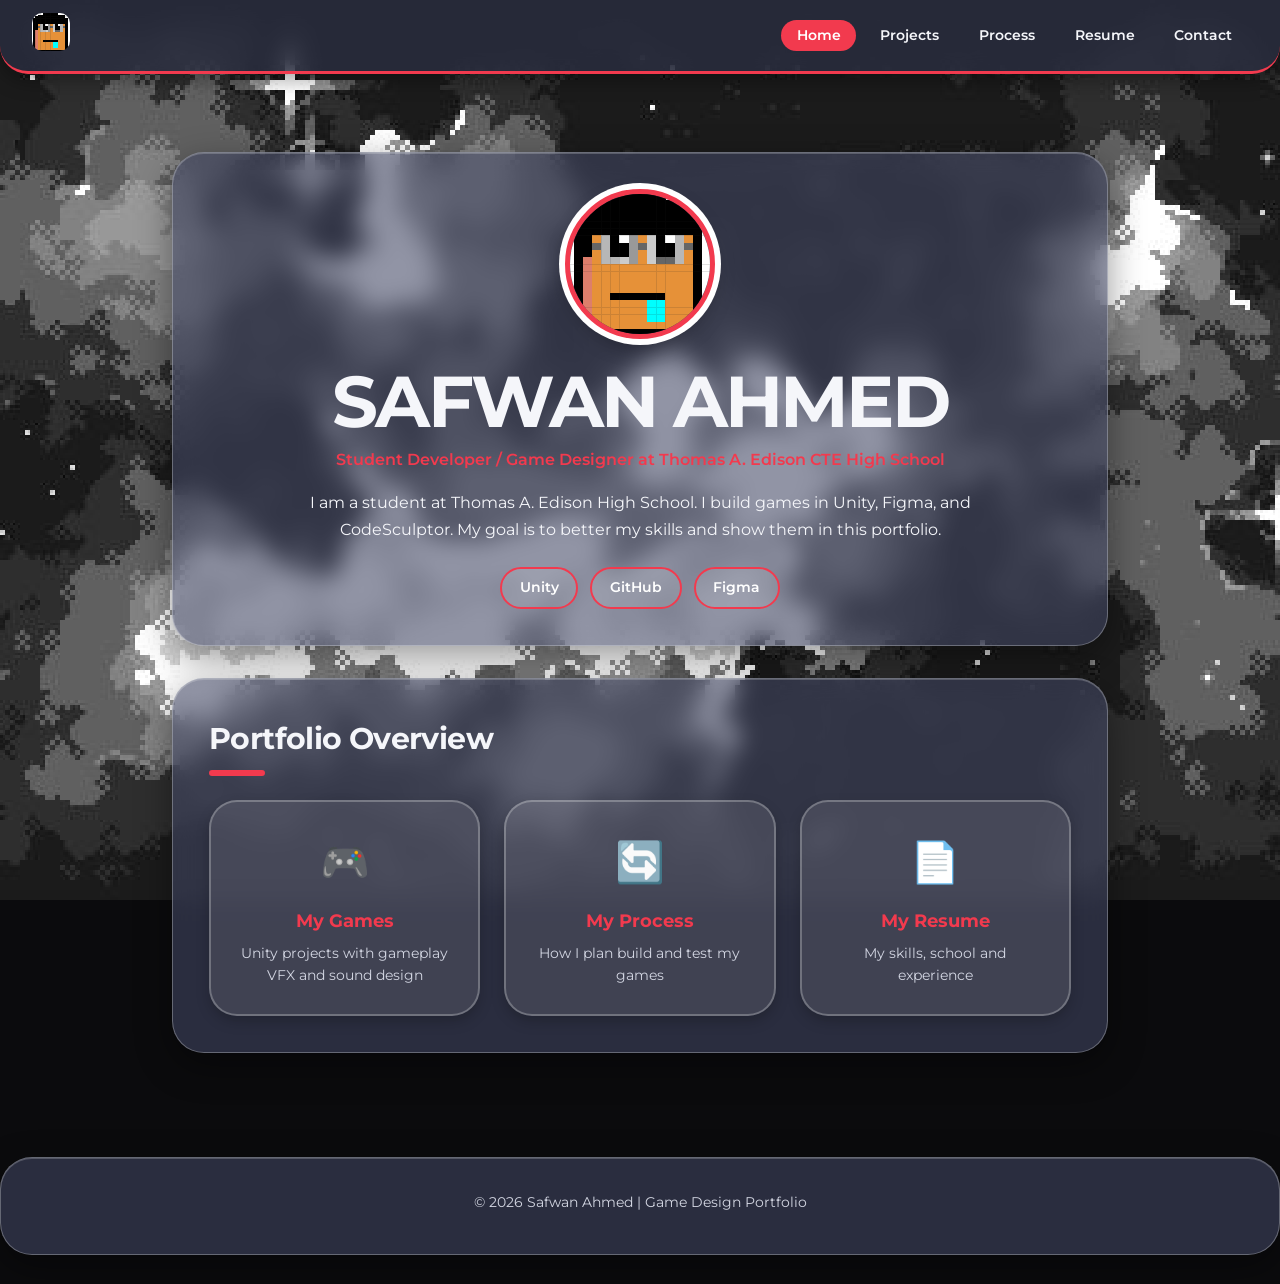
<file: index.html>
<!DOCTYPE html>
<html lang="en">
<head>
  <meta charset="UTF-8" />
  <meta name="viewport" content="width=device-width, initial-scale=1.0" />
  <meta name="description" content="Safwan Ahmed - Game Design Portfolio" />
  <meta name="author" content="Safwan Ahmed" />
  <title>Safwan Ahmed | Game Design Portfolio</title>
  <link rel="stylesheet" href="style.css" />
  <link rel="icon" type="image/x-icon" href="fav.png" />
  <link rel="preconnect" href="https://fonts.googleapis.com" />
  <link rel="preconnect" href="https://fonts.gstatic.com" crossorigin />
  <link href="https://fonts.googleapis.com/css2?family=Montserrat:wght@300;400;600;700&display=swap" rel="stylesheet" />
</head>
<body>

  <header>
    <nav class="navbar">
      <div class="navbar-left">
        <a href="index.html">
          <img src="download.jpg" alt="Logo" />
        </a>
      </div>
      <ul class="navbar-right">
        <li><a href="index.html" class="active">Home</a></li>
        <li><a href="projects.html">Projects</a></li>
        <li><a href="process.html">Process</a></li>
        <li><a href="resume.html">Resume</a></li>
        <li><a href="contact.html">Contact</a></li>
      </ul>
    </nav>
  </header>

  <main class="home-card">

    <section class="resource-card">
      <div class="bio">
        <div class="bio-pic">
          <img src="fav.png" alt="Safwan Ahmed" />
        </div>
        <div class="bio-text">
          <h1>Safwan Ahmed</h1>
          <h4>Student Developer / Game Designer at Thomas A. Edison CTE High School</h4>
          <p>
           I am a student at Thomas A. Edison High School. I build games in Unity, Figma, and CodeSculptor. My goal is to better my skills and show them in this portfolio.
          </p>
          <div class="skills">
            <a class="skill-tag" href="https://play.unity.com/en/user/f542e01e-5070-41c3-861c-29e4b203b19b" target="_blank" rel="noopener">Unity</a>
            <a class="skill-tag" href="https://github.com/safwanahmed" target="_blank" rel="noopener">GitHub</a>
            <a class="skill-tag" href="https://www.figma.com/proto/JkTbcX1o3rxLtCX1LY3pZ5/Untitled?node-id=41-1234&amp;starting-point-node-id=41%3A1234" target="_blank" rel="noopener">Figma</a>
          </div>
        </div>
      </div>
    </section>

    <section class="resource-card">
      <h2>Portfolio Overview</h2>
      <div class="overview-grid">
        <a href="projects.html" class="overview-card">
          <span>🎮</span>
          <h3>My Games</h3>
          <p>Unity projects with gameplay VFX and sound design</p>
        </a>
        <a href="process.html" class="overview-card">
          <span>🔄</span>
          <h3>My Process</h3>
          <p>How I plan build and test my games</p>
        </a>
        <a href="resume.html" class="overview-card">
          <span>📄</span>
          <h3>My Resume</h3>
          <p>My skills, school and experience</p>
        </a>
      </div>
    </section>

  </main>

  <footer class="resource-card">
    <p>© <span id="year"></span> Safwan Ahmed | Game Design Portfolio</p>
  </footer>

  <script>
    document.getElementById("year").textContent = new Date().getFullYear();
  </script>
</body>
</html>
</file>
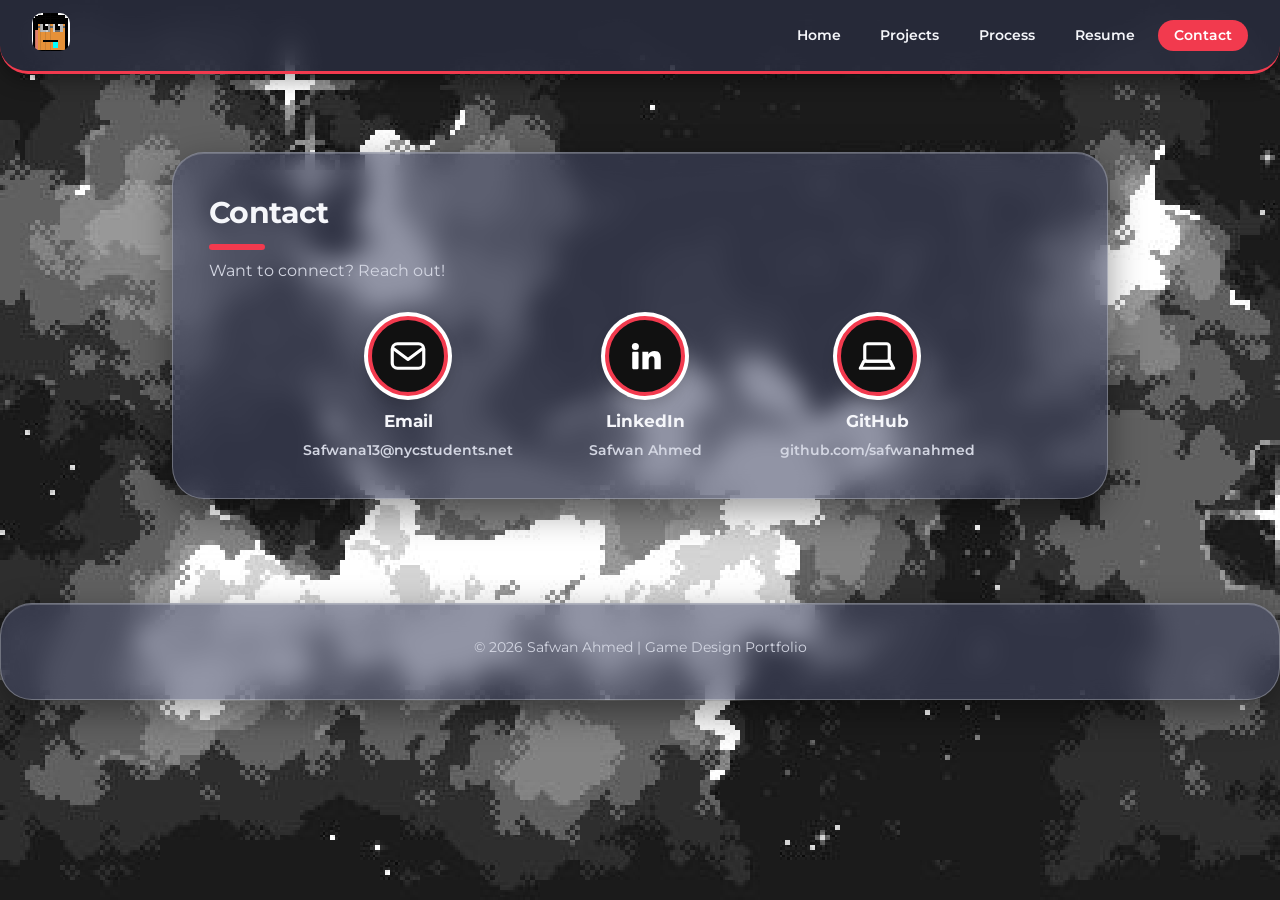
<file: contact.html>
<!DOCTYPE html>
<html lang="en">
<head>
  <meta charset="UTF-8" />
  <meta name="viewport" content="width=device-width, initial-scale=1.0" />
  <meta name="description" content="Contact Safwan Ahmed" />
  <meta name="author" content="Safwan Ahmed" />
  <title>Contact | Safwan Ahmed</title>
  <link rel="stylesheet" href="style.css" />
  <link rel="icon" type="image/x-icon" href="fav.png" />
  <link rel="preconnect" href="https://fonts.googleapis.com" />
  <link rel="preconnect" href="https://fonts.gstatic.com" crossorigin />
  <link href="https://fonts.googleapis.com/css2?family=Montserrat:wght@300;400;600;700&display=swap" rel="stylesheet" />
</head>
<body>

  <header>
    <nav class="navbar">
      <div class="navbar-left">
        <a href="index.html">
          <img src="download.jpg" alt="Logo" />
        </a>
      </div>
      <ul class="navbar-right">
        <li><a href="index.html">Home</a></li>
        <li><a href="projects.html">Projects</a></li>
        <li><a href="process.html">Process</a></li>
        <li><a href="resume.html">Resume</a></li>
        <li><a href="contact.html" class="active">Contact</a></li>
      </ul>
    </nav>
  </header>

  <main class="home-card">

    <section class="resource-card">
      <h2>Contact</h2>
      <p class="section-intro">Want to connect? Reach out!</p>
      <div class="contact-links">
        <a class="contact-item" href="mailto:Safwana13@nycstudents.net">
          <div class="contact-icon"><svg viewBox="0 0 24 24" fill="none" stroke="#fff" stroke-width="1.8" stroke-linecap="round" stroke-linejoin="round"><rect x="3" y="5" width="18" height="14" rx="3"/><path d="M4 8l8 6 8-6"/></svg></div>
          <h3>Email</h3>
          <p>Safwana13@nycstudents.net</p>
        </a>
        <a class="contact-item" href="https://www.linkedin.com/in/safwan-ahmed-6b64633a7/" target="_blank" rel="noopener">
          <div class="contact-icon"><svg viewBox="0 0 24 24" fill="#fff"><circle cx="6.5" cy="6.5" r="2"/><rect x="4.7" y="9.5" width="3.6" height="10" rx="0.6"/><path d="M10.5 9.5h3.4v1.5c.6-1 1.8-1.8 3.5-1.8 3 0 3.6 2 3.6 4.4v5.9h-3.6v-5.2c0-1.2-.2-2.2-1.5-2.2s-1.8 1-1.8 2.3v5.1h-3.6z"/></svg></div>
          <h3>LinkedIn</h3>
          <p>Safwan Ahmed</p>
        </a>
        <a class="contact-item" href="https://github.com/safwanahmed" target="_blank" rel="noopener">
          <div class="contact-icon"><svg viewBox="0 0 24 24" fill="none" stroke="#fff" stroke-width="1.8" stroke-linecap="round" stroke-linejoin="round"><rect x="5" y="5" width="14" height="10" rx="1.5"/><path d="M2.5 19h19l-2-4h-15z"/></svg></div>
          <h3>GitHub</h3>
          <p>github.com/safwanahmed</p>
        </a>
      </div>
    </section>

  </main>

  <footer class="resource-card">
    <p>© <span id="year"></span> Safwan Ahmed | Game Design Portfolio</p>
  </footer>

  <script>
    document.getElementById("year").textContent = new Date().getFullYear();
  </script>
</body>
</html>
</file>
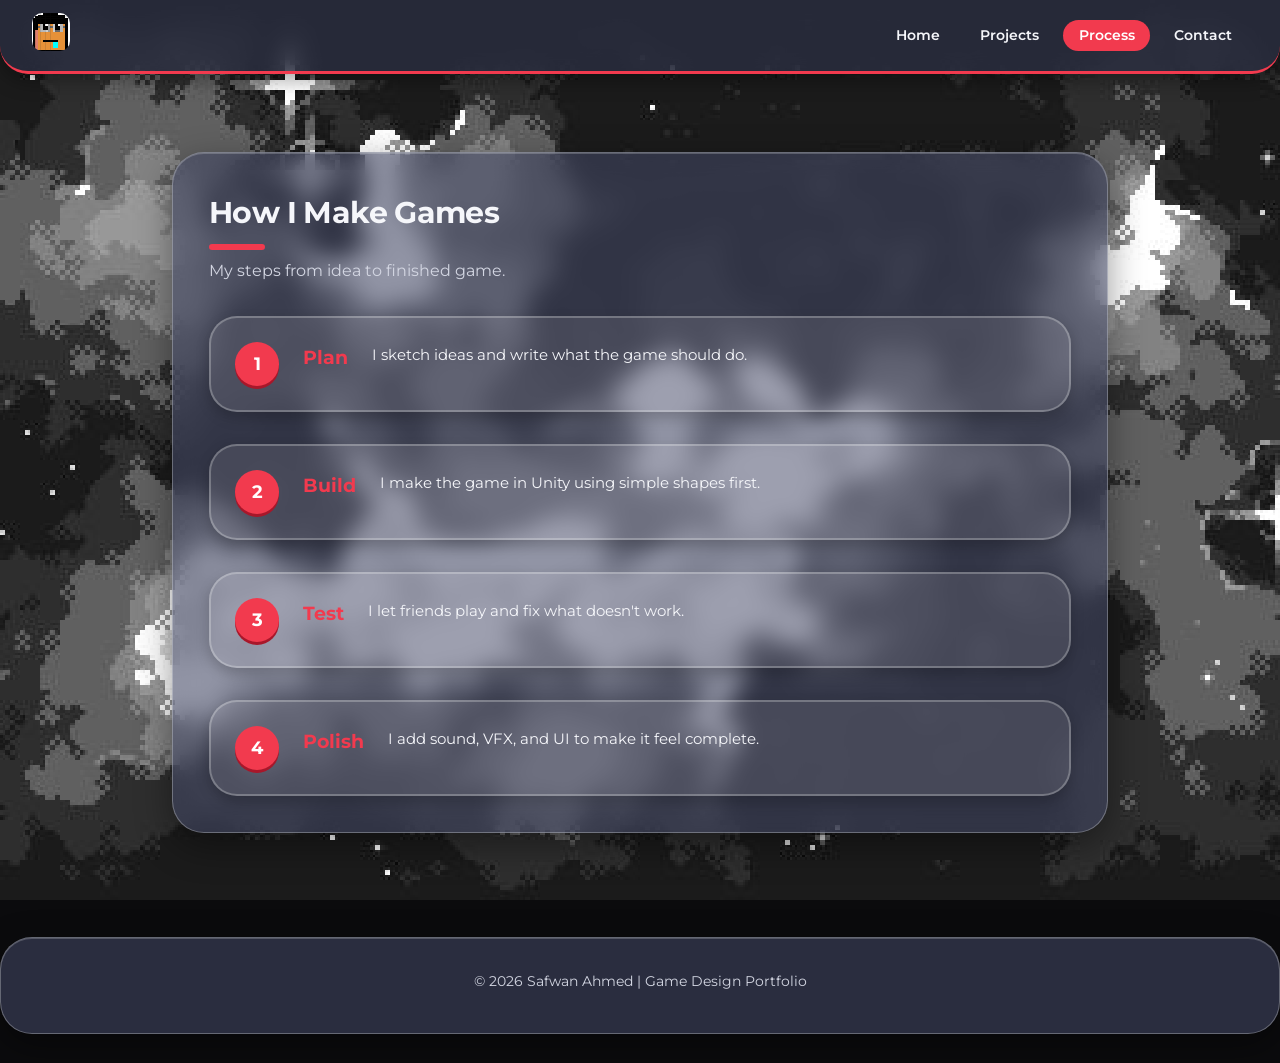
<file: process.html>
<!DOCTYPE html>
<html lang="en">
<head>
  <meta charset="UTF-8" />
  <meta name="viewport" content="width=device-width, initial-scale=1.0" />
  <meta name="description" content="Safwan Ahmed - Design Process" />
  <meta name="author" content="Safwan Ahmed" />
  <title>Process | Safwan Ahmed</title>
  <link rel="stylesheet" href="style.css" />
  <link rel="icon" type="image/x-icon" href="fav.png" />
  <link rel="preconnect" href="https://fonts.googleapis.com" />
  <link rel="preconnect" href="https://fonts.gstatic.com" crossorigin />
  <link href="https://fonts.googleapis.com/css2?family=Montserrat:wght@300;400;600;700&display=swap" rel="stylesheet" />
</head>
<body>

  <header>
    <nav class="navbar">
      <div class="navbar-left">
        <a href="index.html">
          <img src="download.jpg" alt="Logo" />
        </a>
      </div>
      <ul class="navbar-right">
        <li><a href="index.html">Home</a></li>
        <li><a href="projects.html">Projects</a></li>
        <li><a href="process.html" class="active">Process</a></li>
        <li><a href="contact.html">Contact</a></li>
      </ul>
    </nav>
  </header>

  <main class="home-card">

    <section class="resource-card">
      <h2>How I Make Games</h2>
      <p class="section-intro">My steps from idea to finished game.</p>

      <div class="process-step">
        <span class="step-num">1</span>
        <h3>Plan</h3>
        <p>I sketch ideas and write what the game should do.</p>
      </div>

      <div class="process-step">
        <span class="step-num">2</span>
        <h3>Build</h3>
        <p>I make the game in Unity using simple shapes first.</p>
      </div>

      <div class="process-step">
        <span class="step-num">3</span>
        <h3>Test</h3>
        <p>I let friends play and fix what doesn't work.</p>
      </div>

      <div class="process-step">
        <span class="step-num">4</span>
        <h3>Polish</h3>
        <p>I add sound, VFX, and UI to make it feel complete.</p>
      </div>

    </section>

  </main>

  <footer class="resource-card">
    <p>© <span id="year"></span> Safwan Ahmed | Game Design Portfolio</p>
  </footer>

  <script>
    document.getElementById("year").textContent = new Date().getFullYear();
  </script>
</body>
</html>
</file>
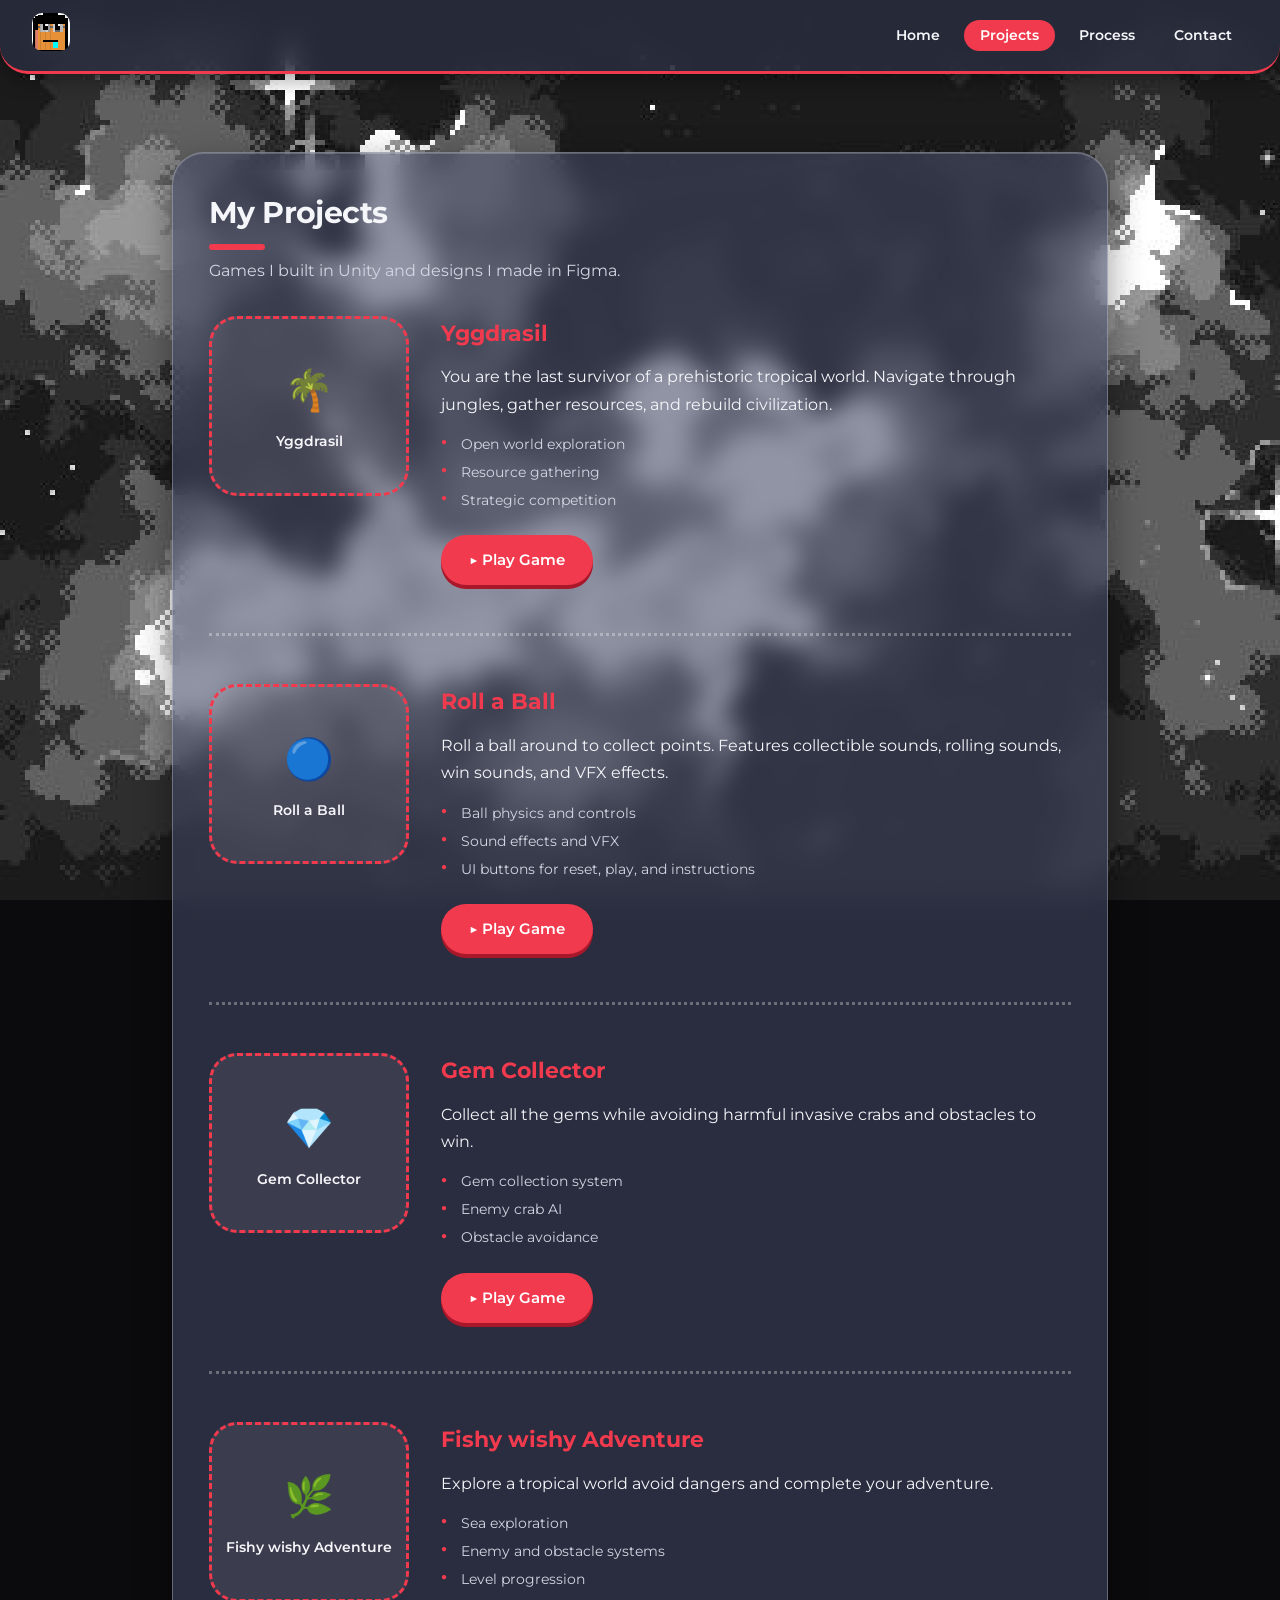
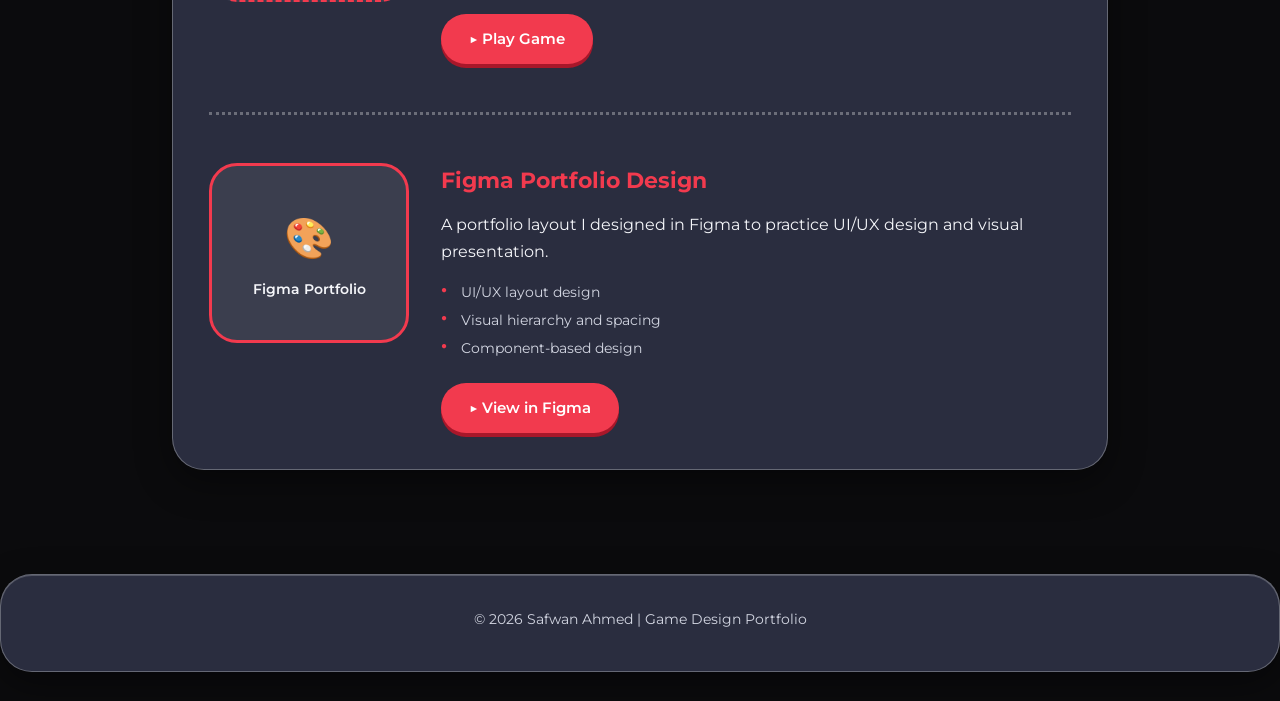
<file: projects.html>
<!DOCTYPE html>
<html lang="en">
<head>
  <meta charset="UTF-8" />
  <meta name="viewport" content="width=device-width, initial-scale=1.0" />
  <meta name="description" content="Safwan Ahmed - Game Projects" />
  <meta name="author" content="Safwan Ahmed" />
  <title>Projects | Safwan Ahmed</title>
  <link rel="stylesheet" href="style.css" />
  <link rel="icon" type="image/x-icon" href="fav.png" />
  <link rel="preconnect" href="https://fonts.googleapis.com" />
  <link rel="preconnect" href="https://fonts.gstatic.com" crossorigin />
  <link href="https://fonts.googleapis.com/css2?family=Montserrat:wght@300;400;600;700&display=swap" rel="stylesheet" />
</head>
<body>

  <header>
    <nav class="navbar">
      <div class="navbar-left">
        <a href="index.html">
          <img src="download.jpg" alt="Logo" />
        </a>
      </div>
      <ul class="navbar-right">
        <li><a href="index.html">Home</a></li>
        <li><a href="projects.html" class="active">Projects</a></li>
        <li><a href="process.html">Process</a></li>
        <li><a href="contact.html">Contact</a></li>
      </ul>
    </nav>
  </header>

  <main class="home-card">

    <section class="resource-card">
      <h2>My Projects</h2>
      <p class="section-intro">Games I built in Unity and designs I made in Figma.</p>

      <div class="project">
        <div class="project-preview">
          <div class="placeholder">
            <span>🌴</span>
            <p>Yggdrasil</p>
          </div>
        </div>
        <div class="project-info">
          <h3>Yggdrasil</h3>
          <p>
            You are the last survivor of a prehistoric tropical world. Navigate through jungles, gather resources, and rebuild civilization.
          </p>
          <ul>
            <li>Open world exploration</li>
            <li>Resource gathering</li>
            <li>Strategic competition</li>
          </ul>
          <a href="https://play.unity.com/api/v1/games/game/621772c9-86ab-4266-ad51-6c1175a675c0/build/latest/frame" target="_blank" class="btn-play">▶ Play Game</a>
        </div>
      </div>

      <div class="project">
        <div class="project-preview">
          <div class="placeholder">
            <span>🔵</span>
            <p>Roll a Ball</p>
          </div>
        </div>
        <div class="project-info">
          <h3>Roll a Ball</h3>
          <p>
            Roll a ball around to collect points. Features collectible sounds, rolling sounds, win sounds, and VFX effects.
          </p>
          <ul>
            <li>Ball physics and controls</li>
            <li>Sound effects and VFX</li>
            <li>UI buttons for reset, play, and instructions</li>
          </ul>
          <a href="https://play.unity.com/api/v1/games/game/a4fee4e1-6c7b-4da7-8dac-a6cc9f8b50f3/build/latest/frame" target="_blank" class="btn-play">▶ Play Game</a>
        </div>
      </div>

      <div class="project">
        <div class="project-preview">
          <div class="placeholder">
            <span>💎</span>
            <p>Gem Collector</p>
          </div>
        </div>
        <div class="project-info">
          <h3>Gem Collector</h3>
          <p>
            Collect all the gems while avoiding harmful invasive crabs and obstacles to win.
          </p>
          <ul>
            <li>Gem collection system</li>
            <li>Enemy crab AI</li>
            <li>Obstacle avoidance</li>
          </ul>
          <a href="https://play.unity.com/api/v1/games/game/f44fc1e1-14bc-43ef-a99e-f6722cd3f17f/build/latest/frame" target="_blank" class="btn-play">▶ Play Game</a>
        </div>
      </div>

      <div class="project">
        <div class="project-preview">
          <div class="placeholder">
            <span>🌿</span>
            <p>Fishy wishy Adventure</p>
          </div>
        </div>
        <div class="project-info">
          <h3>Fishy wishy Adventure</h3>
          <p>
            Explore a tropical world avoid dangers and complete your adventure.
          </p>
          <ul>
            <li>Sea exploration</li>
            <li>Enemy and obstacle systems</li>
            <li>Level progression</li>
          </ul>
          <a href="https://play.unity.com/api/v1/games/game/86f586aa-b17b-4b12-bd68-310eec41abc3/build/latest/frame" target="_blank" class="btn-play">▶ Play Game</a>
        </div>
      </div>

      <div class="project">
        <div class="project-preview">
          <div class="placeholder figma">
            <span>🎨</span>
            <p>Figma Portfolio</p>
          </div>
        </div>
        <div class="project-info">
          <h3>Figma Portfolio Design</h3>
          <p>
            A portfolio layout I designed in Figma to practice UI/UX design and visual presentation.
          </p>
          <ul>
            <li>UI/UX layout design</li>
            <li>Visual hierarchy and spacing</li>
            <li>Component-based design</li>
          </ul>
          <a href="https://www.figma.com/design/JkTbcX1o3rxLtCX1LY3pZ5/Untitled?node-id=0-1&t=ilG6X94sl5nLfZ3Q-1&authuser=0" target="_blank" class="btn-play">▶ View in Figma</a>
        </div>
      </div>

    </section>

  </main>

  <footer class="resource-card">
    <p>© <span id="year"></span> Safwan Ahmed | Game Design Portfolio</p>
  </footer>

  <script>
    document.getElementById("year").textContent = new Date().getFullYear();
  </script>
</body>
</html>
</file>
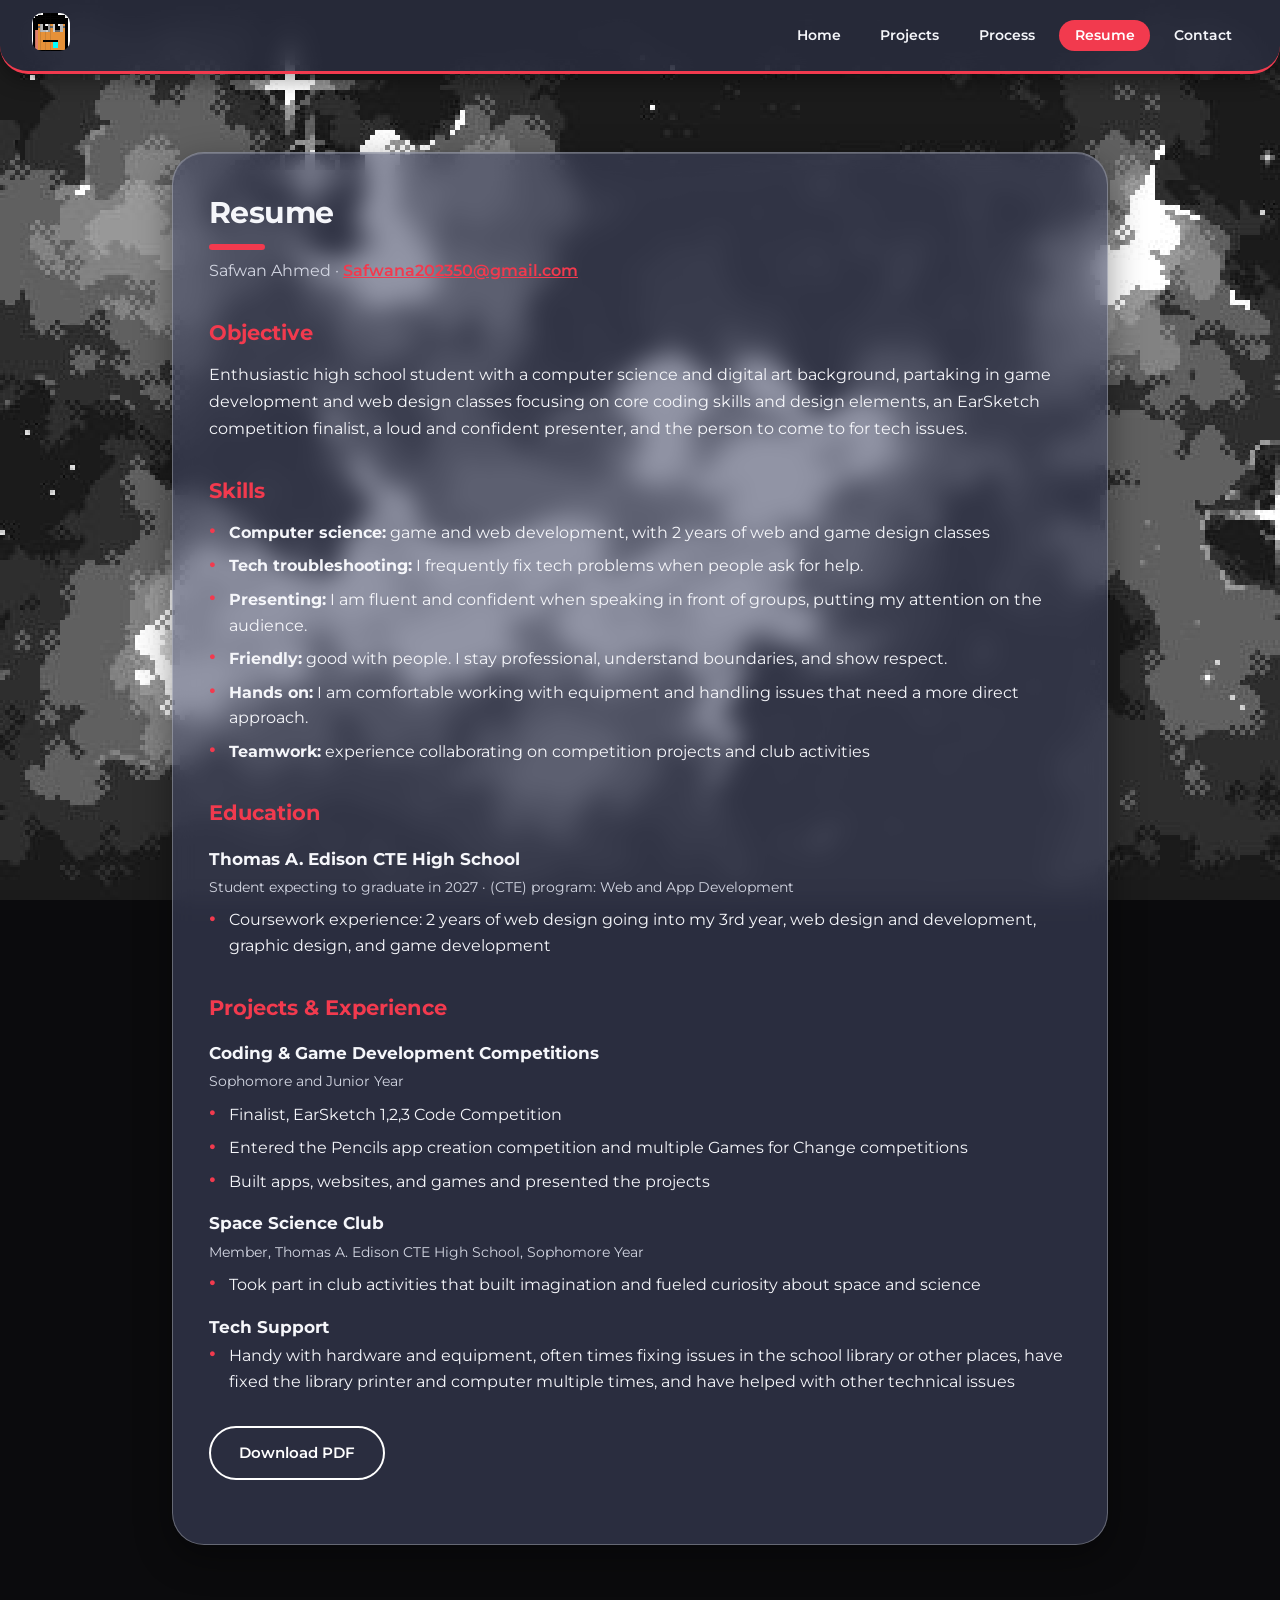
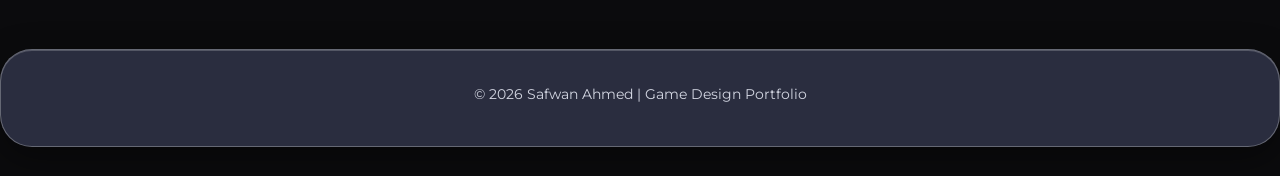
<file: resume.html>
<!DOCTYPE html>
<html lang="en">
<head>
  <meta charset="UTF-8" />
  <meta name="viewport" content="width=device-width, initial-scale=1.0" />
  <meta name="description" content="Safwan Ahmed - Resume" />
  <meta name="author" content="Safwan Ahmed" />
  <title>Resume | Safwan Ahmed</title>
  <link rel="stylesheet" href="style.css" />
  <link rel="icon" type="image/x-icon" href="fav.png" />
  <link rel="preconnect" href="https://fonts.googleapis.com" />
  <link rel="preconnect" href="https://fonts.gstatic.com" crossorigin />
  <link href="https://fonts.googleapis.com/css2?family=Montserrat:wght@300;400;600;700&display=swap" rel="stylesheet" />
</head>
<body>

  <header>
    <nav class="navbar">
      <div class="navbar-left">
        <a href="index.html">
          <img src="download.jpg" alt="Logo" />
        </a>
      </div>
      <ul class="navbar-right">
        <li><a href="index.html">Home</a></li>
        <li><a href="projects.html">Projects</a></li>
        <li><a href="process.html">Process</a></li>
        <li><a href="resume.html" class="active">Resume</a></li>
        <li><a href="contact.html">Contact</a></li>
      </ul>
    </nav>
  </header>

  <main class="home-card">

    <section class="resource-card">
      <h2>Resume</h2>
      <p class="section-intro">Safwan Ahmed · <a href="mailto:Safwana202350@gmail.com" class="resume-link">Safwana202350@gmail.com</a></p>

      <div class="resume-section">
        <h3>Objective</h3>
        <p>
          Enthusiastic high school student with a computer science and digital art background, partaking in game development and web design classes focusing on core coding skills and design elements, an EarSketch competition finalist, a loud and confident presenter, and the person to come to for tech issues.
        </p>
      </div>

      <div class="resume-section">
        <h3>Skills</h3>
        <ul>
          <li><strong>Computer science:</strong> game and web development, with 2 years of web and game design classes</li>
          <li><strong>Tech troubleshooting:</strong> I frequently fix tech problems when people ask for help.</li>
          <li><strong>Presenting:</strong> I am fluent and confident when speaking in front of groups, putting my attention on the audience.</li>
          <li><strong>Friendly:</strong> good with people. I stay professional, understand boundaries, and show respect.</li>
          <li><strong>Hands on:</strong> I am comfortable working with equipment and handling issues that need a more direct approach.</li>
          <li><strong>Teamwork:</strong> experience collaborating on competition projects and club activities</li>
        </ul>
      </div>

      <div class="resume-section">
        <h3>Education</h3>
        <h4>Thomas A. Edison CTE High School</h4>
        <p class="meta">Student expecting to graduate in 2027 · (CTE) program: Web and App Development</p>
        <ul>
          <li>Coursework experience: 2 years of web design going into my 3rd year, web design and development, graphic design, and game development</li>
        </ul>
      </div>

      <div class="resume-section">
        <h3>Projects &amp; Experience</h3>

        <h4>Coding &amp; Game Development Competitions</h4>
        <p class="meta">Sophomore and Junior Year</p>
        <ul>
          <li>Finalist, EarSketch 1,2,3 Code Competition</li>
          <li>Entered the Pencils app creation competition and multiple Games for Change competitions</li>
          <li>Built apps, websites, and games and presented the projects</li>
        </ul>

        <h4>Space Science Club</h4>
        <p class="meta">Member, Thomas A. Edison CTE High School, Sophomore Year</p>
        <ul>
          <li>Took part in club activities that built imagination and fueled curiosity about space and science</li>
        </ul>

        <h4>Tech Support</h4>
        <ul>
          <li>Handy with hardware and equipment, often times fixing issues in the school library or other places, have fixed the library printer and computer multiple times, and have helped with other technical issues</li>
        </ul>
      </div>

      <div class="resume-actions">
        <a class="btn-outline" href="resume.pdf" download>Download PDF</a>
      </div>
    </section>

  </main>

  <footer class="resource-card">
    <p>© <span id="year"></span> Safwan Ahmed | Game Design Portfolio</p>
  </footer>

  <script>
    document.getElementById("year").textContent = new Date().getFullYear();
  </script>
</body>
</html>
</file>
<file: style.css>
@import url("https://fonts.googleapis.com/css2?family=Cormorant+Garamond:ital,wght@0,500;0,600;1,500;1,600&display=swap");

:root {
  --red: #f23a4e;
  --red-dark: #a8172a;
  --ink: #f5f6fa;
  --graphite: #d3d6e2;
  --chrome-light: #ffffff;
  --chrome: #e8e8ec;
  --chrome-dark: #cfcfd5;
  --silver: #bdbdc4;
}

* {
  box-sizing: border-box;
  margin: 0;
  padding: 0;
}

html {
  scroll-behavior: smooth;
  scroll-padding-top: 90px;
}

body {
  font-family: 'Montserrat', Arial, sans-serif;
  background-color: #0b0b0d;
  background-image: url("Space.png");
  background-size: cover;
  background-position: center;
  background-attachment: fixed;
  image-rendering: pixelated;
  color: var(--ink);
  line-height: 1.6;
}

::selection {
  background: var(--red);
  color: white;
}

a:focus-visible {
  outline: 3px solid var(--red);
  outline-offset: 3px;
}

.navbar {
  background: linear-gradient(180deg, rgba(255, 255, 255, 0.96), rgba(222, 222, 228, 0.94));
  padding: 0.8em 2em;
  display: flex;
  justify-content: space-between;
  align-items: center;
  border-bottom: 3px solid var(--red);
  border-radius: 0 0 28px 28px;
  box-shadow: 0 6px 20px rgba(0, 0, 0, 0.35);
  position: fixed;
  top: 0;
  left: 0;
  right: 0;
  z-index: 100;
}

.navbar-left img {
  height: 38px;
  border-radius: 10px;
  image-rendering: pixelated;
}

.navbar-left a {
  text-decoration: none;
}

.navbar-right {
  list-style: none;
  display: flex;
  gap: 0.5em;
  margin: 0;
  padding: 0;
}

.navbar-right a {
  color: var(--ink);
  text-decoration: none;
  font-weight: 600;
  font-size: 0.9rem;
  padding: 0.45em 1.1em;
  border-radius: 999px;
  transition: all 0.2s;
}

.navbar-right a:hover {
  background: rgba(208, 31, 49, 0.12);
  color: var(--red);
}

.navbar-right a.active {
  background: var(--red);
  color: white;
}

.home-card {
  max-width: 1000px;
  margin: 5.5em auto 2.5em;
  padding: 2em;
}

.resource-card {
  background: linear-gradient(145deg, var(--chrome-light), var(--chrome) 55%, var(--chrome-dark));
  margin: 2em auto;
  padding: 2.25em;
  border-radius: 32px;
  border: 1px solid rgba(255, 255, 255, 0.8);
  box-shadow:
    0 12px 36px rgba(0, 0, 0, 0.45),
    inset 0 2px 0 rgba(255, 255, 255, 0.9);
}

.resource-card h2 {
  color: var(--ink);
  font-size: 1.9rem;
  font-weight: 700;
  letter-spacing: -0.02em;
  margin-bottom: 0.5rem;
}

.resource-card h2::after {
  content: "";
  display: block;
  width: 56px;
  height: 6px;
  margin-top: 0.4rem;
  border-radius: 999px;
  background: var(--red);
}

.section-intro {
  color: var(--graphite);
  margin-bottom: 2rem;
  font-size: 1rem;
}

.bio {
  text-align: center;
}

.bio-pic img {
  width: 150px;
  height: 150px;
  border-radius: 50%;
  border: 5px solid var(--red);
  box-shadow: 0 0 0 6px white, 0 8px 20px rgba(0, 0, 0, 0.25);
  background-color: black;
  margin-bottom: 1.25rem;
  image-rendering: pixelated;
}

.bio-text h1 {
  font-size: clamp(2.5rem, 9vw, 4.5rem);
  font-weight: 700;
  text-transform: uppercase;
  letter-spacing: -0.04em;
  line-height: 0.95;
  color: var(--ink);
  margin-bottom: 0.75rem;
}

.bio-text h4 {
  color: var(--red);
  font-weight: 600;
  font-size: 1rem;
  margin-bottom: 1rem;
}

.bio-text p {
  max-width: 700px;
  margin: 0 auto 1.5rem;
  color: var(--ink);
  line-height: 1.7;
}

.skills {
  display: flex;
  flex-wrap: wrap;
  justify-content: center;
  gap: 0.75rem;
  margin-top: 1.5rem;
}

.skill-tag {
  display: inline-block;
  text-decoration: none;
  background: white;
  color: var(--red);
  padding: 0.5rem 1.1rem;
  border-radius: 999px;
  font-size: 0.85rem;
  font-weight: 600;
  border: 2px solid var(--red);
  transition: all 0.2s;
}

.skill-tag:hover {
  background: var(--red);
  color: white;
  transform: translateY(-2px);
}

.overview-grid {
  display: grid;
  grid-template-columns: repeat(auto-fit, minmax(220px, 1fr));
  gap: 1.5rem;
  margin-top: 1.5rem;
}

.overview-card {
  background: linear-gradient(160deg, #ffffff, var(--chrome));
  border: 2px solid var(--silver);
  border-radius: 28px;
  padding: 1.75rem;
  text-align: center;
  text-decoration: none;
  color: var(--ink);
  box-shadow: 0 6px 14px rgba(0, 0, 0, 0.12);
  transition: all 0.25s;
}

.overview-card:hover {
  transform: translateY(-6px);
  border-color: var(--red);
  box-shadow: 0 12px 24px rgba(208, 31, 49, 0.25);
}

.overview-card span {
  font-size: 2.5rem;
  display: block;
  margin-bottom: 0.75rem;
}

.overview-card h3 {
  color: var(--red);
  font-size: 1.15rem;
  margin-bottom: 0.5rem;
}

.overview-card p {
  color: var(--graphite);
  font-size: 0.9rem;
  line-height: 1.5;
}

.project {
  display: grid;
  grid-template-columns: 200px 1fr;
  gap: 2rem;
  margin-bottom: 3rem;
  padding-bottom: 3rem;
  border-bottom: 3px dotted var(--silver);
  align-items: start;
}

.project:last-child {
  margin-bottom: 0;
  padding-bottom: 0;
  border-bottom: none;
}

.project-preview {
  display: flex;
  align-items: start;
}

.placeholder {
  width: 100%;
  height: 180px;
  background: white;
  border: 3px dashed var(--red);
  border-radius: 28px;
  display: flex;
  flex-direction: column;
  align-items: center;
  justify-content: center;
  gap: 0.5rem;
  color: var(--ink);
  transition: all 0.25s;
}

.placeholder:hover {
  background: rgba(208, 31, 49, 0.08);
  transform: scale(1.03) rotate(-1deg);
}

.placeholder.figma {
  border-style: solid;
}

.placeholder span {
  font-size: 2.5rem;
}

.placeholder p {
  font-weight: 600;
  font-size: 0.9rem;
}

.project-info h3 {
  color: var(--red);
  font-size: 1.4rem;
  margin-bottom: 0.75rem;
}

.project-info > p {
  color: var(--ink);
  margin-bottom: 1rem;
  line-height: 1.7;
}

.project-info ul {
  list-style: none;
  padding: 0;
  margin-bottom: 1.5rem;
}

.project-info li {
  position: relative;
  padding-left: 1.25rem;
  margin-bottom: 0.4rem;
  color: var(--graphite);
  line-height: 1.5;
  font-size: 0.9rem;
}

.project-info li::before {
  content: '●';
  position: absolute;
  left: 0;
  top: 0.05em;
  font-size: 0.7em;
  color: var(--red);
}

.btn-play {
  display: inline-block;
  background: var(--red);
  color: white;
  padding: 0.8rem 1.75rem;
  border-radius: 999px;
  text-decoration: none;
  font-weight: 600;
  font-size: 0.95rem;
  box-shadow: 0 4px 0 var(--red-dark);
  transition: all 0.2s;
}

.btn-play:hover {
  background: var(--ink);
  box-shadow: 0 4px 0 #000;
  transform: translateY(-2px);
}

.process-step {
  display: flex;
  align-items: flex-start;
  gap: 1.5rem;
  margin-bottom: 2rem;
  padding: 1.5rem;
  background: linear-gradient(160deg, #ffffff, var(--chrome));
  border: 2px solid var(--silver);
  border-radius: 28px;
  box-shadow: 0 6px 14px rgba(0, 0, 0, 0.1);
}

.process-step:last-child {
  margin-bottom: 0;
}

.step-num {
  display: flex;
  align-items: center;
  justify-content: center;
  width: 44px;
  height: 44px;
  background: var(--red);
  color: white;
  border-radius: 50%;
  font-weight: 700;
  font-size: 1.15rem;
  flex-shrink: 0;
  box-shadow: 0 3px 0 var(--red-dark);
}

.process-step h3 {
  color: var(--red);
  font-size: 1.2rem;
  margin-bottom: 0.5rem;
}

.process-step p {
  color: var(--ink);
  line-height: 1.7;
  font-size: 0.95rem;
}

.contact-links {
  display: flex;
  justify-content: center;
  gap: 2em;
  text-align: center;
  flex-wrap: wrap;
}

.contact-item {
  display: flex;
  flex-direction: column;
  align-items: center;
  min-width: 200px;
  text-decoration: none;
  color: var(--ink);
}

.contact-icon {
  width: 80px;
  height: 80px;
  margin-bottom: 0.75em;
  border-radius: 50%;
  border: 4px solid var(--red);
  box-shadow: 0 0 0 4px white, 0 8px 16px rgba(0, 0, 0, 0.2);
  background: #111;
  display: flex;
  align-items: center;
  justify-content: center;
  transition: transform 0.25s;
}

.contact-icon svg {
  width: 42px;
  height: 42px;
}

.contact-item:hover .contact-icon {
  transform: scale(1.1) rotate(-4deg);
}

.contact-item h3 {
  color: var(--ink);
  font-size: 1.05rem;
  margin-bottom: 0.25rem;
}

.contact-item:hover h3 {
  color: var(--red);
}

.contact-item p {
  color: var(--graphite);
  font-weight: 600;
  font-size: 0.9rem;
  overflow-wrap: anywhere;
}

footer {
  text-align: center;
  font-size: 0.9em;
  color: var(--graphite);
}

footer p {
  margin-bottom: 0.5rem;
}

@media (max-width: 768px) {
  .navbar {
    padding: 0.7em 1em;
    border-radius: 0 0 22px 22px;
  }

  .navbar-right {
    gap: 0.1em;
  }

  .navbar-right a {
    font-size: 0.78rem;
    padding: 0.4em 0.7em;
  }

  .home-card {
    margin-top: 5em;
    padding: 1em;
  }

  .resource-card {
    padding: 1.5em;
    border-radius: 26px;
  }

  .project {
    grid-template-columns: 1fr;
  }

  .placeholder {
    height: 140px;
  }

  .overview-grid {
    grid-template-columns: 1fr;
  }

  .process-step {
    flex-direction: column;
    gap: 1rem;
  }
}

.resume-actions {
  display: flex;
  flex-wrap: wrap;
  gap: 1rem;
  margin-bottom: 1.75rem;
}

.btn-outline {
  display: inline-block;
  background: white;
  color: var(--red);
  padding: 0.8rem 1.75rem;
  border-radius: 999px;
  border: 2px solid var(--red);
  text-decoration: none;
  font-weight: 600;
  font-size: 0.95rem;
  transition: all 0.2s;
}

.btn-outline:hover {
  background: var(--red);
  color: white;
  transform: translateY(-2px);
}

.resume-frame {
  width: 100%;
  height: 80vh;
  min-height: 500px;
  border: 3px solid var(--red);
  border-radius: 24px;
  background: white;
}

.resume-section {
  margin-bottom: 2rem;
}

.resume-section h3 {
  color: var(--red);
  font-size: 1.3rem;
  margin-bottom: 0.75rem;
}

.resume-section h4 {
  color: var(--ink);
  font-size: 1.05rem;
  margin: 1rem 0 0.15rem;
}

.resume-section .meta {
  color: var(--graphite);
  font-size: 0.9rem;
  margin-bottom: 0.5rem;
}

.resume-section p {
  line-height: 1.7;
}

.resume-section ul {
  list-style: none;
  padding: 0;
}

.resume-section li {
  position: relative;
  padding-left: 1.25rem;
  margin-bottom: 0.5rem;
  line-height: 1.6;
}

.resume-section li::before {
  content: '●';
  position: absolute;
  left: 0;
  top: 0.2em;
  font-size: 0.7em;
  color: var(--red);
}

.resume-link {
  color: var(--red);
  font-weight: 600;
}

.navbar {
  background: rgba(44, 48, 68, 0.72);
  backdrop-filter: blur(12px);
  -webkit-backdrop-filter: blur(12px);
}

.navbar-right a:hover {
  background: rgba(255, 255, 255, 0.12);
  color: white;
}

.resource-card {
  background: rgba(66, 72, 100, 0.58);
  backdrop-filter: blur(12px);
  -webkit-backdrop-filter: blur(12px);
  border: 1px solid rgba(255, 255, 255, 0.28);
  box-shadow:
    0 12px 36px rgba(0, 0, 0, 0.4),
    inset 0 1px 0 rgba(255, 255, 255, 0.2);
}

.overview-card,
.process-step {
  background: rgba(255, 255, 255, 0.1);
  border: 2px solid rgba(255, 255, 255, 0.25);
  box-shadow: 0 6px 14px rgba(0, 0, 0, 0.2);
}

.overview-card:hover {
  background: rgba(242, 58, 78, 0.18);
  border-color: var(--red);
}

.skill-tag {
  background: rgba(255, 255, 255, 0.1);
  color: white;
}

.skill-tag:hover {
  background: var(--red);
}

.placeholder {
  background: rgba(255, 255, 255, 0.08);
}

.placeholder:hover {
  background: rgba(242, 58, 78, 0.18);
}

.btn-play:hover {
  background: white;
  color: var(--red);
  box-shadow: 0 4px 0 var(--silver);
}

.btn-outline {
  background: transparent;
  color: white;
  border-color: white;
}

.btn-outline:hover {
  background: white;
  color: var(--red);
}

.project {
  border-bottom-color: rgba(255, 255, 255, 0.3);
}

.contact-item:hover h3,
.resume-link:hover {
  color: white;
}
</file>
